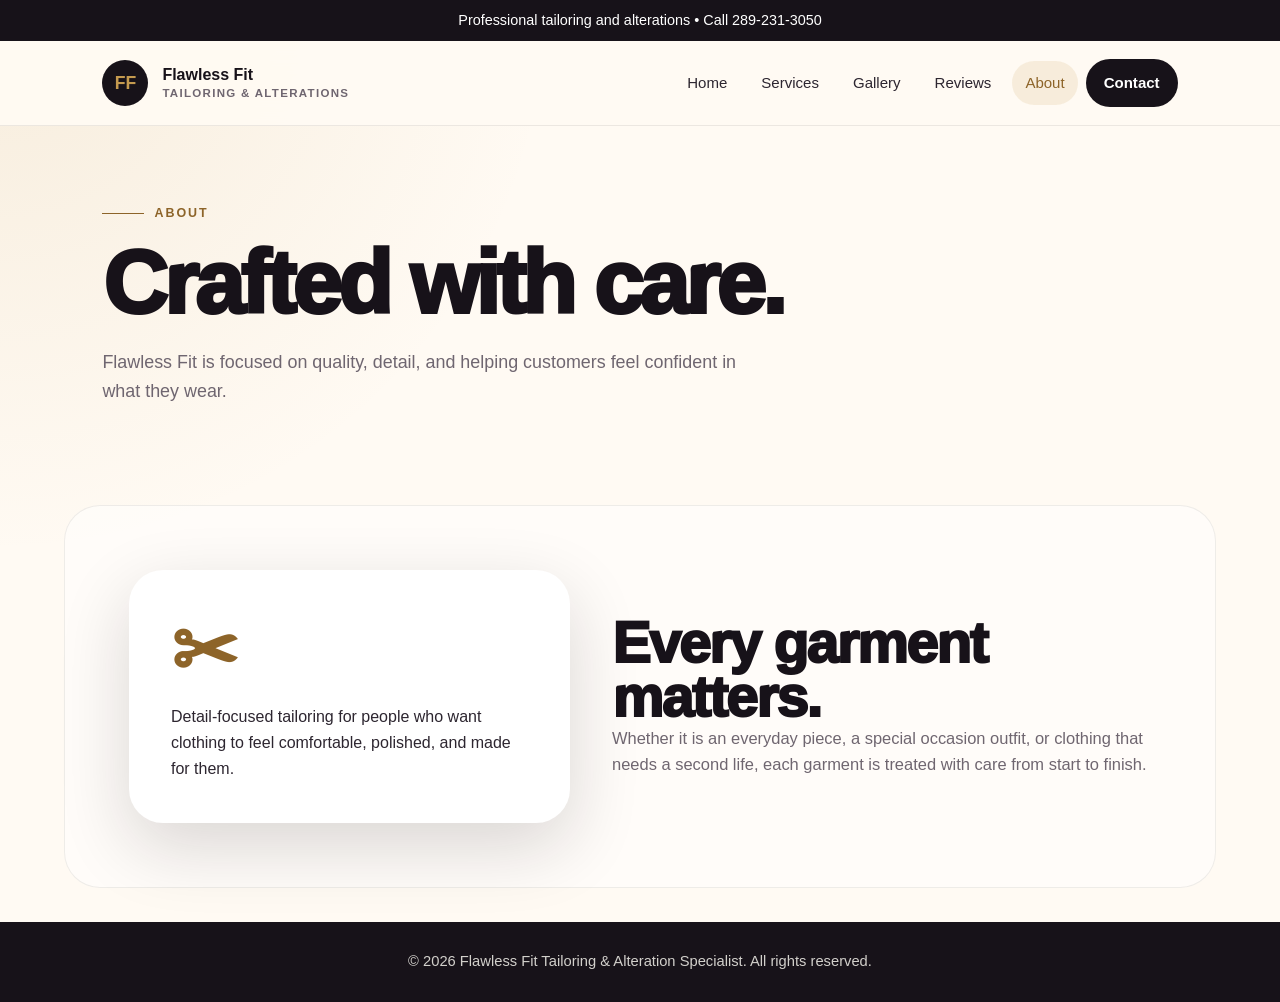
<file: about.html>
<!DOCTYPE html>
<html lang="en">
<head>
  <meta charset="UTF-8" />
  <meta name="viewport" content="width=device-width, initial-scale=1.0" />
  <title>About | Flawless Fit</title>
  <meta name="description" content="About Flawless Fit Tailoring & Alteration Specialist." />
  <link rel="stylesheet" href="styles.css" />
</head>
<body>
<div class="top-bar">Professional tailoring and alterations • Call 289-231-3050</div>
<header>
  <a class="brand" href="index.html" aria-label="Flawless Fit home">
    <div class="brand-mark">FF</div>
    <div class="brand-name">Flawless Fit <span>Tailoring & Alterations</span></div>
  </a>
  <nav aria-label="Main navigation">
    <a class="" href="index.html">Home</a>
    <a class="" href="services.html">Services</a>
    <a class="" href="gallery.html">Gallery</a>
    <a class="" href="reviews.html">Reviews</a>
    <a class="active" href="about.html">About</a>
    <a class="nav-call" href="contact.html">Contact</a>
  </nav>
</header>
<main>
  <section class="page-hero">
    <div class="eyebrow">About</div>
    <h1>Crafted with care.</h1>
    <p>Flawless Fit is focused on quality, detail, and helping customers feel confident in what they wear.</p>
  </section>
  <section class="section">
    <div class="about-layout">
      <div class="about-badge"><strong>✂</strong><p>Detail-focused tailoring for people who want clothing to feel comfortable, polished, and made for them.</p></div>
      <div>
        <h2 class="section-title">Every garment matters.</h2>
        <p class="section-intro">Whether it is an everyday piece, a special occasion outfit, or clothing that needs a second life, each garment is treated with care from start to finish.</p>
      </div>
    </div>
  </section>
</main>
<a class="mobile-call" href="tel:12892313050">Call 289-231-3050</a>
<footer>
  <p>© 2026 Flawless Fit Tailoring & Alteration Specialist. All rights reserved.</p>
</footer>
</body>
</html>
</file>
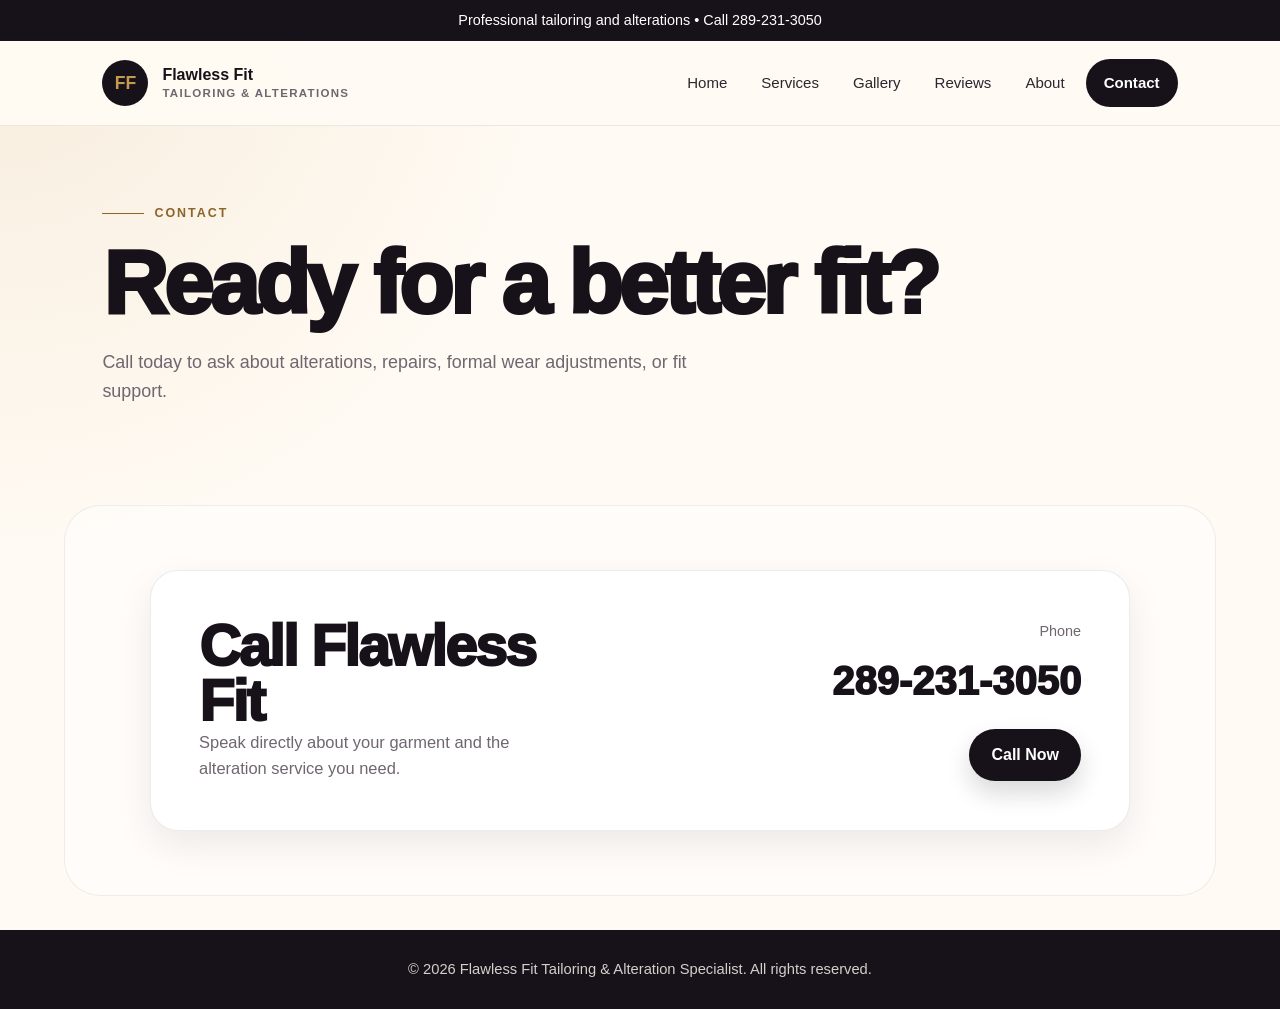
<file: contact.html>
<!DOCTYPE html>
<html lang="en">
<head>
  <meta charset="UTF-8" />
  <meta name="viewport" content="width=device-width, initial-scale=1.0" />
  <title>Contact | Flawless Fit</title>
  <meta name="description" content="Contact Flawless Fit by phone at 289-231-3050." />
  <link rel="stylesheet" href="styles.css" />
</head>
<body>
<div class="top-bar">Professional tailoring and alterations • Call 289-231-3050</div>
<header>
  <a class="brand" href="index.html" aria-label="Flawless Fit home">
    <div class="brand-mark">FF</div>
    <div class="brand-name">Flawless Fit <span>Tailoring & Alterations</span></div>
  </a>
  <nav aria-label="Main navigation">
    <a class="" href="index.html">Home</a>
    <a class="" href="services.html">Services</a>
    <a class="" href="gallery.html">Gallery</a>
    <a class="" href="reviews.html">Reviews</a>
    <a class="" href="about.html">About</a>
    <a class="nav-call" href="contact.html">Contact</a>
  </nav>
</header>
<main>
  <section class="page-hero">
    <div class="eyebrow">Contact</div>
    <h1>Ready for a better fit?</h1>
    <p>Call today to ask about alterations, repairs, formal wear adjustments, or fit support.</p>
  </section>
  <section class="section">
    <div class="contact-card">
      <div>
        <h2 class="section-title">Call Flawless Fit</h2>
        <p class="section-intro">Speak directly about your garment and the alteration service you need.</p>
      </div>
      <div class="phone-box">
        <span>Phone</span>
        <a class="phone" href="tel:12892313050">289-231-3050</a>
        <a class="btn btn-primary" href="tel:12892313050">Call Now</a>
      </div>
    </div>
  </section>
</main>
<a class="mobile-call" href="tel:12892313050">Call 289-231-3050</a>
<footer>
  <p>© 2026 Flawless Fit Tailoring & Alteration Specialist. All rights reserved.</p>
</footer>
</body>
</html>
</file>
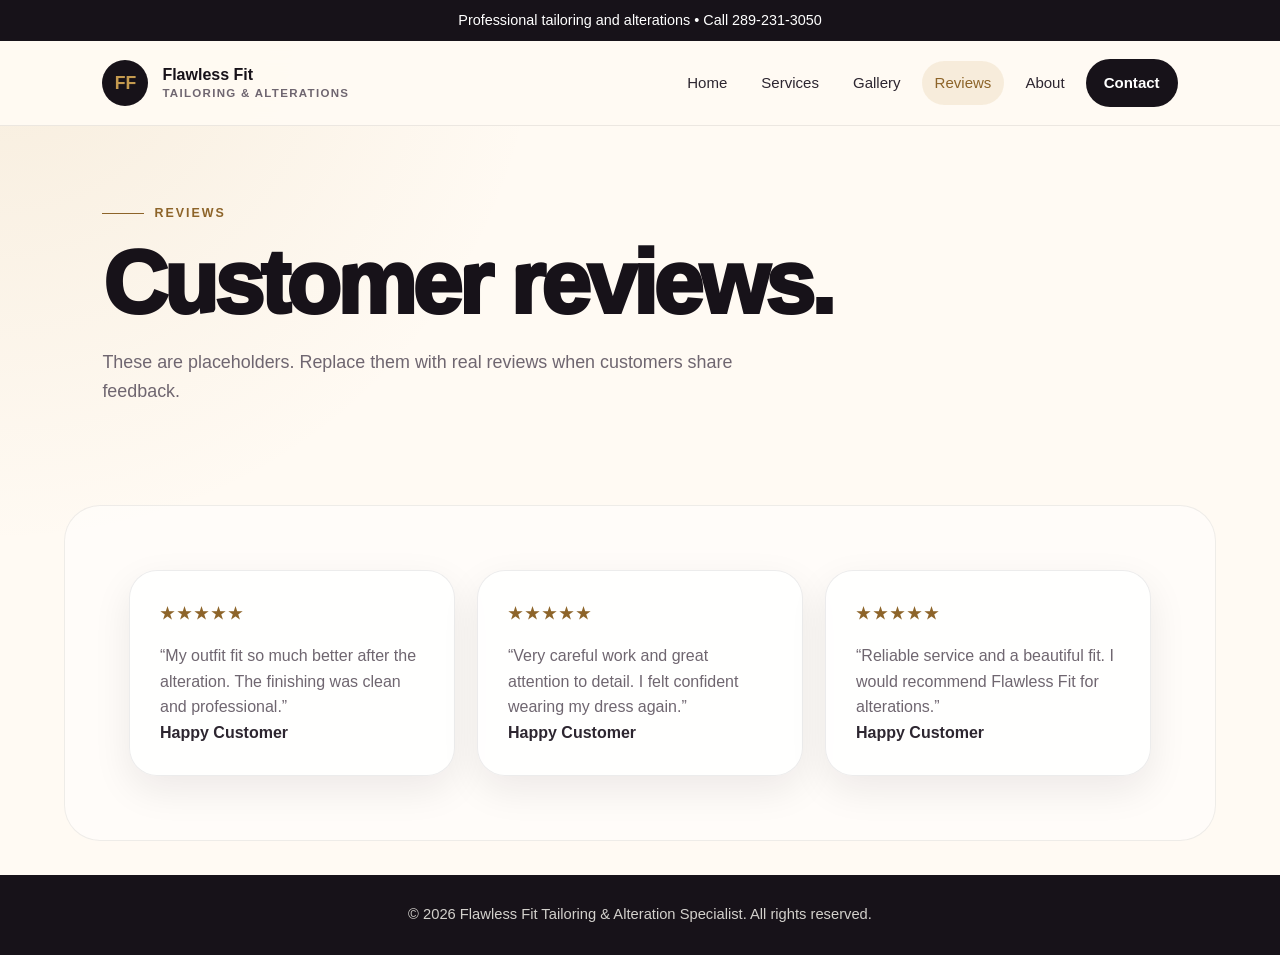
<file: reviews.html>
<!DOCTYPE html>
<html lang="en">
<head>
  <meta charset="UTF-8" />
  <meta name="viewport" content="width=device-width, initial-scale=1.0" />
  <title>Reviews | Flawless Fit</title>
  <meta name="description" content="Customer reviews for Flawless Fit tailoring and alterations." />
  <link rel="stylesheet" href="styles.css" />
</head>
<body>
<div class="top-bar">Professional tailoring and alterations • Call 289-231-3050</div>
<header>
  <a class="brand" href="index.html" aria-label="Flawless Fit home">
    <div class="brand-mark">FF</div>
    <div class="brand-name">Flawless Fit <span>Tailoring & Alterations</span></div>
  </a>
  <nav aria-label="Main navigation">
    <a class="" href="index.html">Home</a>
    <a class="" href="services.html">Services</a>
    <a class="" href="gallery.html">Gallery</a>
    <a class="active" href="reviews.html">Reviews</a>
    <a class="" href="about.html">About</a>
    <a class="nav-call" href="contact.html">Contact</a>
  </nav>
</header>
<main>
  <section class="page-hero">
    <div class="eyebrow">Reviews</div>
    <h1>Customer reviews.</h1>
    <p>These are placeholders. Replace them with real reviews when customers share feedback.</p>
  </section>
  <section class="section">
    <div class="grid-3">
      <article class="review-card"><div class="stars">★★★★★</div><p>“My outfit fit so much better after the alteration. The finishing was clean and professional.”</p><strong>Happy Customer</strong></article>
      <article class="review-card"><div class="stars">★★★★★</div><p>“Very careful work and great attention to detail. I felt confident wearing my dress again.”</p><strong>Happy Customer</strong></article>
      <article class="review-card"><div class="stars">★★★★★</div><p>“Reliable service and a beautiful fit. I would recommend Flawless Fit for alterations.”</p><strong>Happy Customer</strong></article>
    </div>
  </section>
</main>
<a class="mobile-call" href="tel:12892313050">Call 289-231-3050</a>
<footer>
  <p>© 2026 Flawless Fit Tailoring & Alteration Specialist. All rights reserved.</p>
</footer>
</body>
</html>
</file>
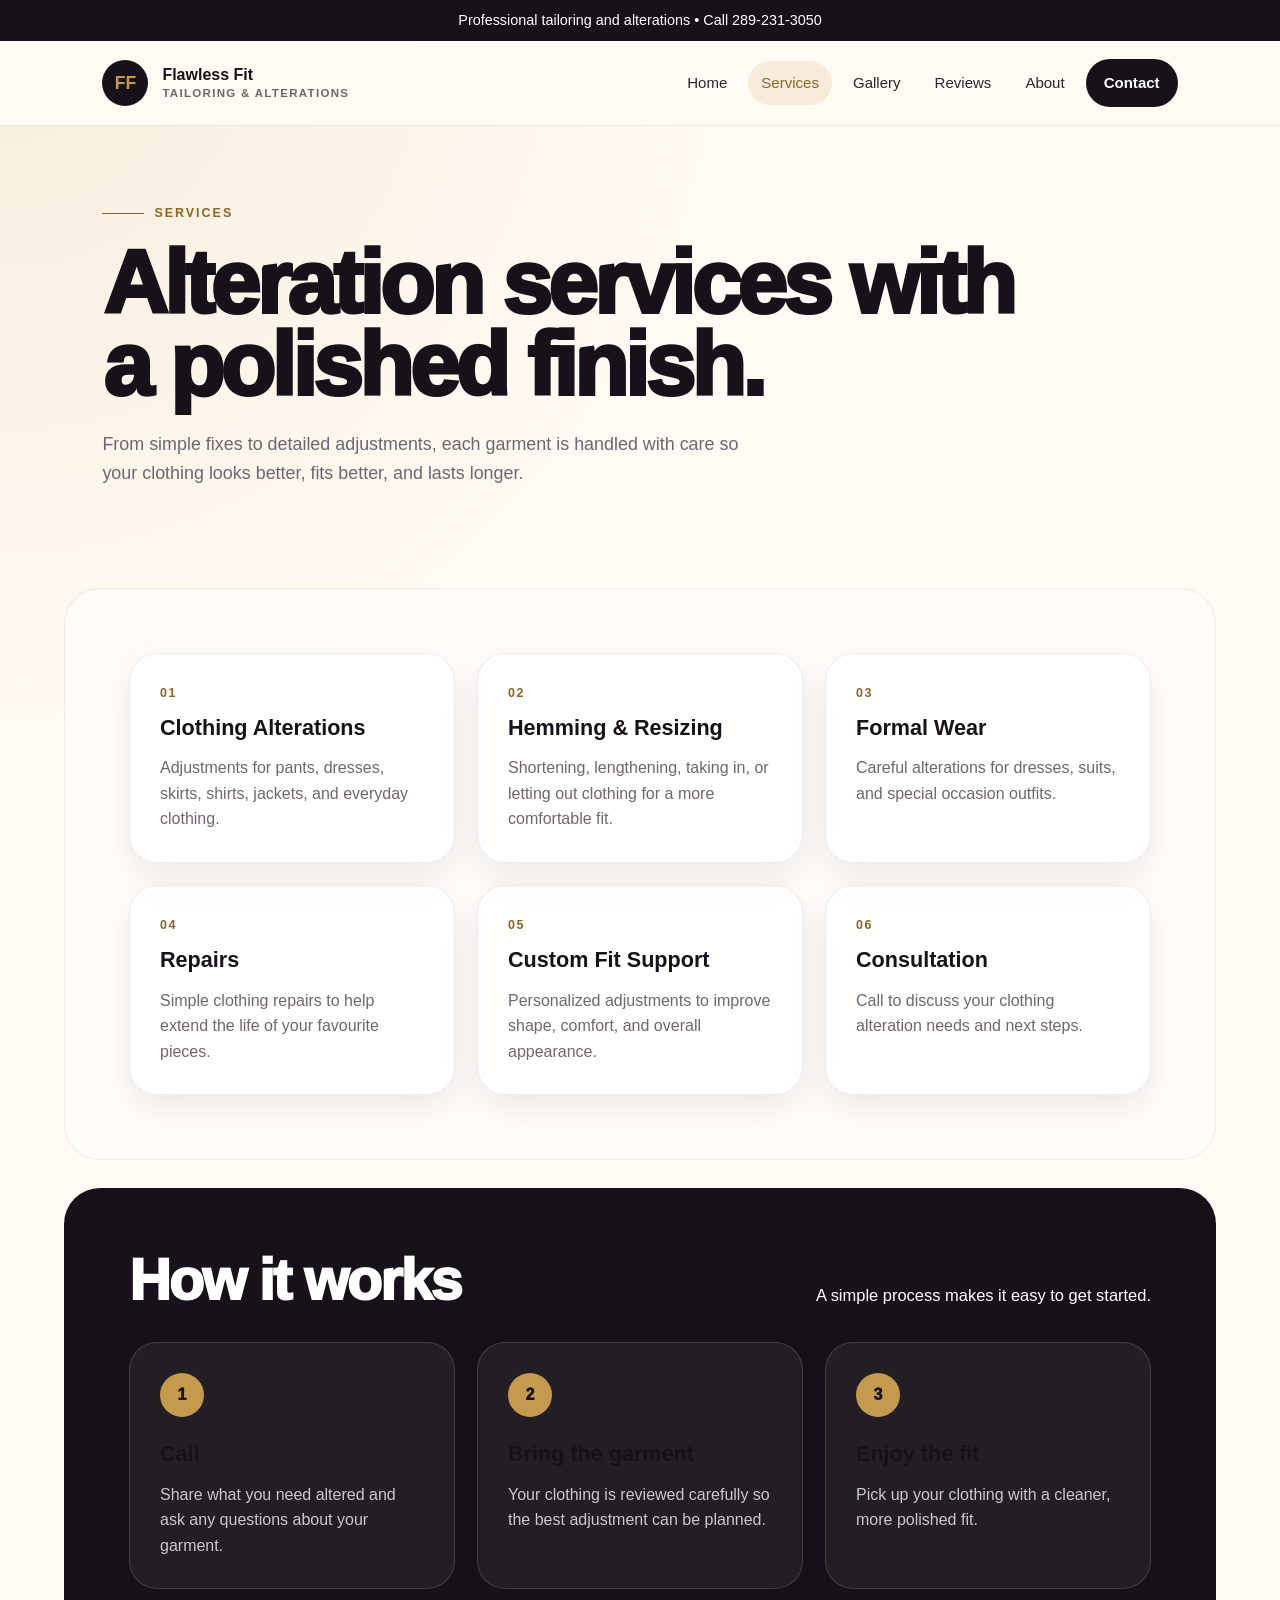
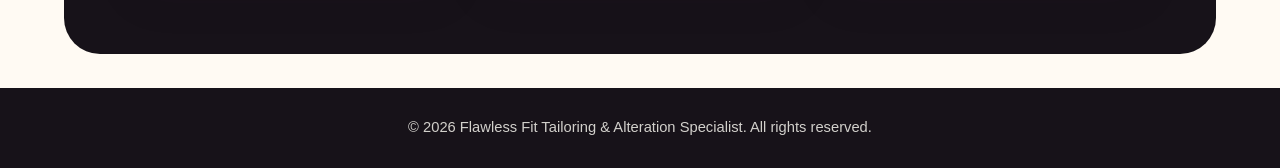
<file: services.html>
<!DOCTYPE html>
<html lang="en">
<head>
  <meta charset="UTF-8" />
  <meta name="viewport" content="width=device-width, initial-scale=1.0" />
  <title>Services | Flawless Fit</title>
  <meta name="description" content="Tailoring, hemming, resizing, repairs, and formal wear alterations." />
  <link rel="stylesheet" href="styles.css" />
</head>
<body>
<div class="top-bar">Professional tailoring and alterations • Call 289-231-3050</div>
<header>
  <a class="brand" href="index.html" aria-label="Flawless Fit home">
    <div class="brand-mark">FF</div>
    <div class="brand-name">Flawless Fit <span>Tailoring & Alterations</span></div>
  </a>
  <nav aria-label="Main navigation">
    <a class="" href="index.html">Home</a>
    <a class="active" href="services.html">Services</a>
    <a class="" href="gallery.html">Gallery</a>
    <a class="" href="reviews.html">Reviews</a>
    <a class="" href="about.html">About</a>
    <a class="nav-call" href="contact.html">Contact</a>
  </nav>
</header>
<main>
  <section class="page-hero">
    <div class="eyebrow">Services</div>
    <h1>Alteration services with a polished finish.</h1>
    <p>From simple fixes to detailed adjustments, each garment is handled with care so your clothing looks better, fits better, and lasts longer.</p>
  </section>
  <section class="section">
    <div class="grid-3">
      <article class="card"><span class="service-number">01</span><h3>Clothing Alterations</h3><p>Adjustments for pants, dresses, skirts, shirts, jackets, and everyday clothing.</p></article>
      <article class="card"><span class="service-number">02</span><h3>Hemming & Resizing</h3><p>Shortening, lengthening, taking in, or letting out clothing for a more comfortable fit.</p></article>
      <article class="card"><span class="service-number">03</span><h3>Formal Wear</h3><p>Careful alterations for dresses, suits, and special occasion outfits.</p></article>
      <article class="card"><span class="service-number">04</span><h3>Repairs</h3><p>Simple clothing repairs to help extend the life of your favourite pieces.</p></article>
      <article class="card"><span class="service-number">05</span><h3>Custom Fit Support</h3><p>Personalized adjustments to improve shape, comfort, and overall appearance.</p></article>
      <article class="card"><span class="service-number">06</span><h3>Consultation</h3><p>Call to discuss your clothing alteration needs and next steps.</p></article>
    </div>
  </section>
  <section class="section section-dark">
    <div class="section-header"><h2 class="section-title">How it works</h2><p class="section-intro">A simple process makes it easy to get started.</p></div>
    <div class="grid-3">
      <div class="step"><span>1</span><h3>Call</h3><p>Share what you need altered and ask any questions about your garment.</p></div>
      <div class="step"><span>2</span><h3>Bring the garment</h3><p>Your clothing is reviewed carefully so the best adjustment can be planned.</p></div>
      <div class="step"><span>3</span><h3>Enjoy the fit</h3><p>Pick up your clothing with a cleaner, more polished fit.</p></div>
    </div>
  </section>
</main>
<a class="mobile-call" href="tel:12892313050">Call 289-231-3050</a>
<footer>
  <p>© 2026 Flawless Fit Tailoring & Alteration Specialist. All rights reserved.</p>
</footer>
</body>
</html>
</file>
<file: styles.css>
:root {
  --black: #171219;
  --cream: #fffaf3;
  --soft-cream: #f3e6d5;
  --gold: #c49a4f;
  --gold-dark: #8d6429;
  --text: #2d2630;
  --muted: #6f6670;
  --white: #ffffff;
  --shadow: 0 24px 70px rgba(23, 18, 25, 0.16);
}

* { box-sizing: border-box; margin: 0; padding: 0; }

body {
  font-family: Inter, Arial, Helvetica, sans-serif;
  color: var(--text);
  background: radial-gradient(circle at top left, rgba(196, 154, 79, 0.14), transparent 34%), var(--cream);
  line-height: 1.6;
}

a { color: inherit; text-decoration: none; }

.top-bar {
  background: var(--black);
  color: #fff;
  text-align: center;
  padding: 9px 20px;
  font-size: 0.9rem;
}

header {
  background: rgba(255, 250, 243, 0.96);
  backdrop-filter: blur(14px);
  border-bottom: 1px solid rgba(18, 18, 18, 0.08);
  padding: 18px 8%;
  display: flex;
  justify-content: space-between;
  align-items: center;
  gap: 28px;
  position: sticky;
  top: 0;
  z-index: 20;
}

.brand {
  display: flex;
  align-items: center;
  gap: 14px;
  flex-shrink: 0;
}

.brand-mark {
  width: 46px;
  height: 46px;
  border-radius: 50%;
  background: var(--black);
  color: var(--gold);
  display: grid;
  place-items: center;
  font-weight: 900;
  font-size: 1.1rem;
}

.brand-name {
  font-size: 1rem;
  font-weight: 900;
  color: var(--black);
  line-height: 1.15;
}

.brand-name span {
  display: block;
  font-size: 0.72rem;
  color: var(--muted);
  font-weight: 600;
  letter-spacing: 1.3px;
  text-transform: uppercase;
  margin-top: 3px;
}

nav {
  display: flex;
  justify-content: flex-end;
  align-items: center;
  gap: 8px;
  font-size: 0.94rem;
}

nav a {
  padding: 10px 13px;
  border-radius: 999px;
}

nav a:hover,
nav a.active {
  background: rgba(196, 154, 79, 0.14);
  color: var(--gold-dark);
}

.nav-call {
  background: var(--black);
  color: #fff !important;
  padding: 12px 18px;
  border-radius: 999px;
  font-weight: 900;
  white-space: nowrap;
}

.hero {
  padding: 70px 8%;
  display: grid;
  grid-template-columns: 1fr 0.9fr;
  gap: 54px;
  align-items: center;
}

.hero-text {
  max-width: 720px;
}

.eyebrow {
  display: inline-flex;
  align-items: center;
  gap: 10px;
  text-transform: uppercase;
  letter-spacing: 2px;
  color: var(--gold-dark);
  font-size: 0.78rem;
  font-weight: 900;
  margin-bottom: 18px;
}

.eyebrow::before {
  content: "";
  width: 42px;
  height: 1px;
  background: var(--gold-dark);
}

h1 {
  font-size: clamp(3rem, 7vw, 6.3rem);
  line-height: 0.92;
  letter-spacing: -4px;
  color: var(--black);
  margin-bottom: 24px;
  font-weight: 950;
}

.hero p,
.page-hero p {
  font-size: 1.12rem;
  max-width: 640px;
  color: var(--muted);
  margin-bottom: 30px;
}

.buttons {
  display: flex;
  flex-wrap: wrap;
  gap: 14px;
}

.btn {
  display: inline-flex;
  align-items: center;
  justify-content: center;
  min-height: 48px;
  padding: 13px 22px;
  border-radius: 999px;
  font-weight: 900;
}

.btn-primary {
  background: var(--black);
  color: #fff;
  box-shadow: 0 12px 24px rgba(18, 18, 18, 0.16);
}

.btn-secondary {
  border: 1.5px solid var(--black);
  color: var(--black);
}

.hero-image {
  min-height: 500px;
  border-radius: 34px;
  overflow: hidden;
  box-shadow: var(--shadow);
  position: relative;
}

.hero-image img,
.image-card img,
.gallery-strip img {
  width: 100%;
  height: 100%;
  object-fit: cover;
  display: block;
}

.hero-image::after {
  content: "Refined alterations • Precise fit";
  position: absolute;
  left: 24px;
  right: 24px;
  bottom: 24px;
  background: rgba(23, 18, 25, 0.78);
  color: white;
  border: 1px solid rgba(255,255,255,0.18);
  border-radius: 22px;
  padding: 18px 20px;
  font-weight: 900;
  backdrop-filter: blur(10px);
}

.quick-points {
  padding: 0 8% 52px;
  display: grid;
  grid-template-columns: repeat(3, 1fr);
  gap: 18px;
}

.quick-points div,
.card,
.review-card,
.step,
.contact-card {
  background: rgba(255,255,255,0.78);
  border: 1px solid rgba(23,18,25,0.08);
  border-radius: 28px;
  box-shadow: 0 14px 38px rgba(23,18,25,0.08);
}

.quick-points div {
  padding: 22px;
  font-weight: 900;
}

.quick-points span,
.service-number {
  display: block;
  color: var(--gold-dark);
  font-size: 0.78rem;
  letter-spacing: 1.5px;
  margin-bottom: 7px;
  font-weight: 900;
}

.page-hero {
  padding: 70px 8% 42px;
  text-align: left;
}

.page-hero h1 {
  max-width: 950px;
}

.section {
  margin: 28px 5%;
  padding: 64px 5%;
  border-radius: 36px;
  background: rgba(255,255,255,0.48);
  border: 1px solid rgba(23,18,25,0.07);
}

.section-dark {
  background: var(--black);
  color: white;
}

.section-dark .section-title,
.section-dark .section-intro,
.section-dark h2,
.section-dark h3 { color: white; }

.section-header {
  display: flex;
  justify-content: space-between;
  gap: 30px;
  align-items: end;
  margin-bottom: 34px;
}

.section-title {
  font-size: clamp(2rem, 4.5vw, 4rem);
  line-height: 0.95;
  color: var(--black);
  letter-spacing: -2px;
  font-weight: 950;
}

.section-intro {
  max-width: 560px;
  color: var(--muted);
  font-size: 1.03rem;
}

.grid-3 {
  display: grid;
  grid-template-columns: repeat(3, 1fr);
  gap: 22px;
}

.card,
.review-card,
.step {
  padding: 30px;
}

.card h3,
.review-card h3,
.step h3 {
  font-size: 1.35rem;
  margin-bottom: 10px;
  color: var(--black);
}

.card p,
.review-card p,
.step p {
  color: var(--muted);
}

.section-dark .step {
  background: rgba(255,255,255,0.05);
  border: 1px solid rgba(255,255,255,0.14);
}

.section-dark .step p { color: rgba(255,255,255,0.76); }

.step span {
  display: inline-grid;
  place-items: center;
  width: 44px;
  height: 44px;
  border-radius: 50%;
  background: var(--gold);
  color: var(--black);
  font-weight: 950;
  margin-bottom: 20px;
}

.gallery-strip {
  display: grid;
  grid-template-columns: repeat(3, 1fr);
  gap: 18px;
}

.gallery-strip img,
.image-card {
  height: 280px;
  border-radius: 28px;
  overflow: hidden;
  box-shadow: 0 16px 40px rgba(23,18,25,0.14);
}

.about-layout,
.contact-card {
  display: grid;
  grid-template-columns: 0.9fr 1.1fr;
  gap: 42px;
  align-items: center;
}

.about-badge {
  background: white;
  border-radius: 34px;
  padding: 42px;
  box-shadow: var(--shadow);
}

.about-badge strong {
  display: block;
  font-size: 5rem;
  line-height: 1;
  color: var(--gold-dark);
  margin-bottom: 12px;
}

.stars {
  color: var(--gold-dark);
  letter-spacing: 3px;
  margin-bottom: 16px;
  font-weight: 900;
}

.contact-card {
  max-width: 980px;
  margin: 0 auto;
  background: white;
  padding: 48px;
}

.phone-box {
  text-align: right;
}

.phone-box span {
  display: block;
  color: var(--muted);
  font-size: 0.9rem;
  margin-bottom: 6px;
}

.phone {
  display: block;
  font-size: clamp(1.6rem, 4vw, 2.5rem);
  font-weight: 950;
  color: var(--black);
  margin-bottom: 16px;
}

footer {
  background: var(--black);
  color: rgba(251,250,243,0.82);
  text-align: center;
  padding: 28px 8%;
  margin-top: 34px;
  font-size: 0.92rem;
}

.mobile-call {
  display: none;
  position: fixed;
  left: 18px;
  right: 18px;
  bottom: 18px;
  z-index: 30;
  text-align: center;
  background: var(--black);
  color: #fff;
  padding: 15px 18px;
  border-radius: 999px;
  font-weight: 950;
  box-shadow: 0 12px 30px rgba(18,18,18,0.24);
}

@media (max-width: 980px) {
  header {
    align-items: flex-start;
    flex-direction: column;
  }

  nav {
    width: 100%;
    justify-content: flex-start;
    overflow-x: auto;
    padding-bottom: 6px;
  }

  nav a {
    white-space: nowrap;
  }

  .hero,
  .about-layout,
  .contact-card {
    grid-template-columns: 1fr;
  }

  .hero {
    padding-top: 48px;
    gap: 34px;
  }

  .hero-image {
    min-height: 380px;
  }

  .grid-3,
  .quick-points,
  .gallery-strip {
    grid-template-columns: 1fr;
  }

  .section-header {
    display: block;
  }

  .section-intro {
    margin-top: 16px;
  }

  .phone-box {
    text-align: left;
  }

  .mobile-call {
    display: block;
  }

  footer {
    padding-bottom: 88px;
  }
}

@media (max-width: 560px) {
  header,
  .hero,
  .page-hero {
    padding-left: 6%;
    padding-right: 6%;
  }

  h1 {
    font-size: clamp(2.7rem, 15vw, 4.4rem);
    letter-spacing: -3px;
  }

  .top-bar {
    font-size: 0.8rem;
  }

  .brand-name {
    font-size: 0.95rem;
  }

  .section {
    margin: 20px 4%;
    padding: 44px 6%;
    border-radius: 26px;
  }

  .buttons {
    flex-direction: column;
  }

  .btn {
    width: 100%;
  }
}
</file>
